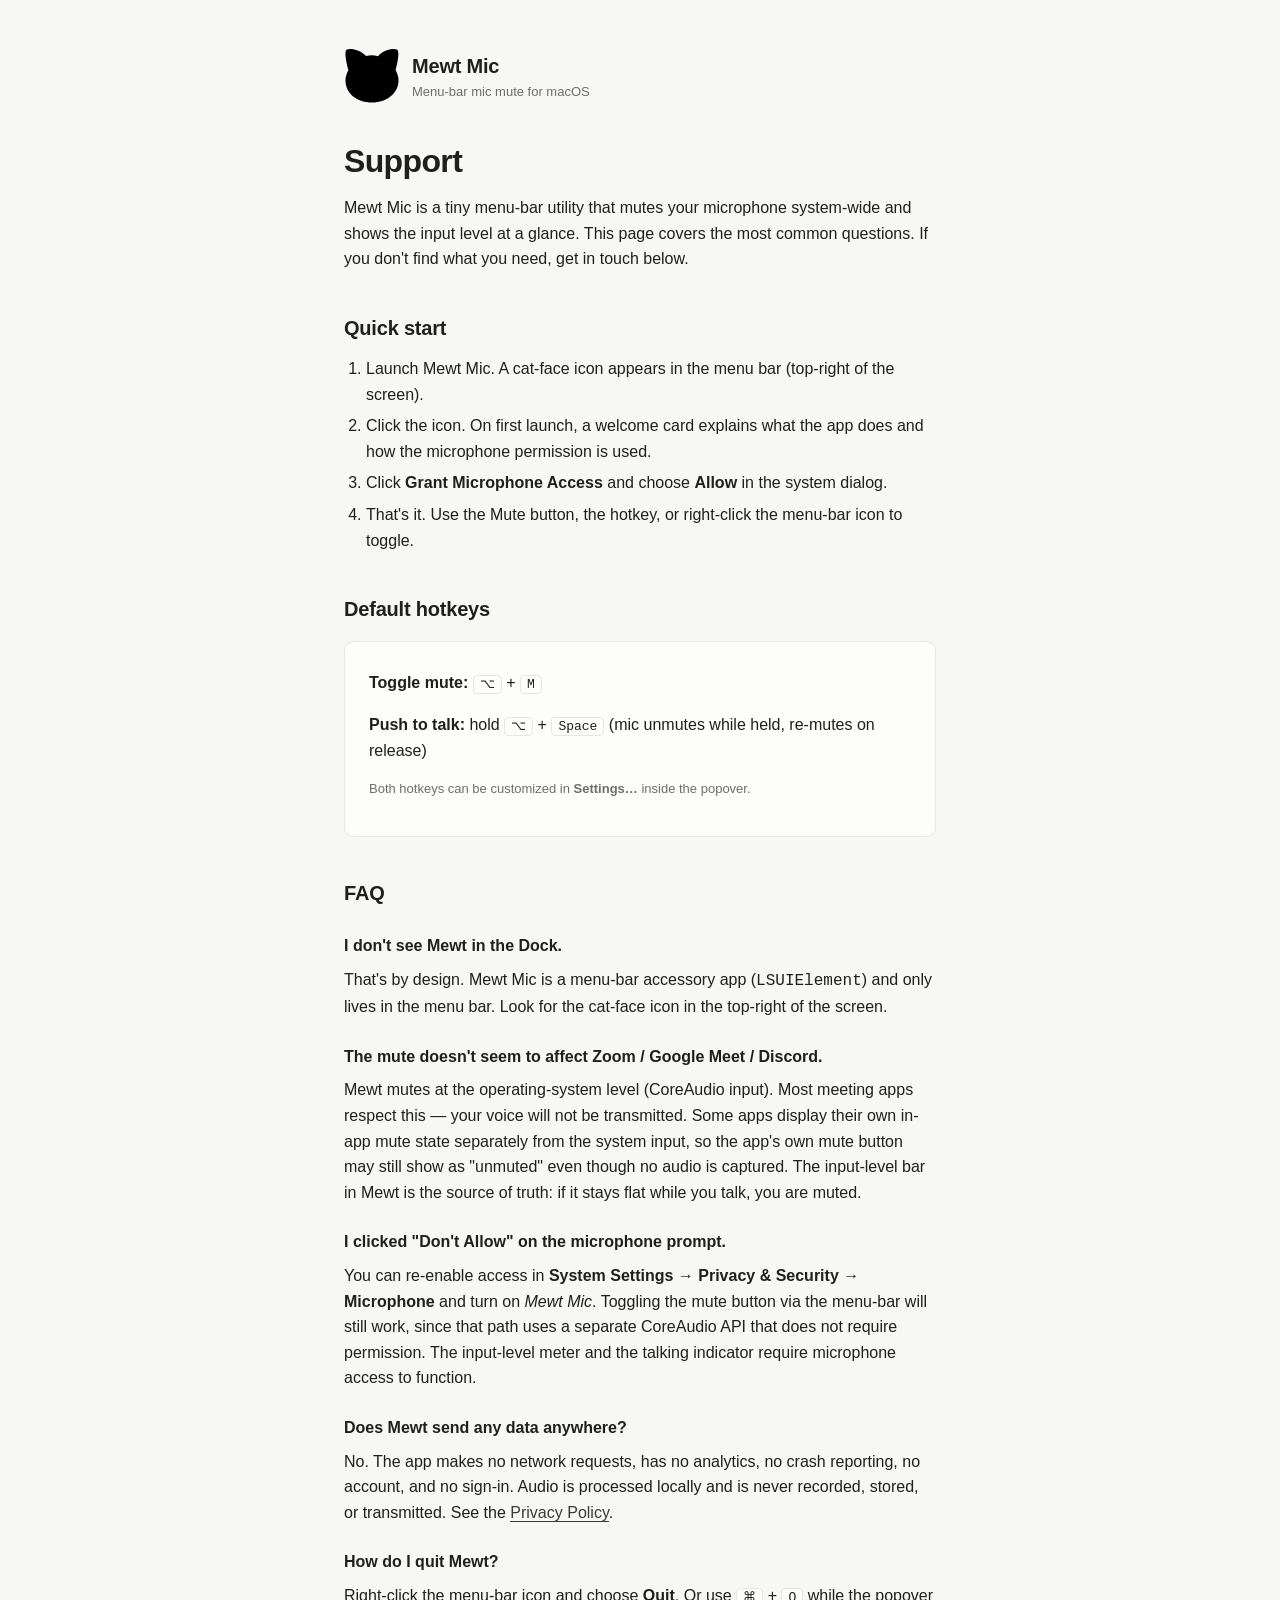
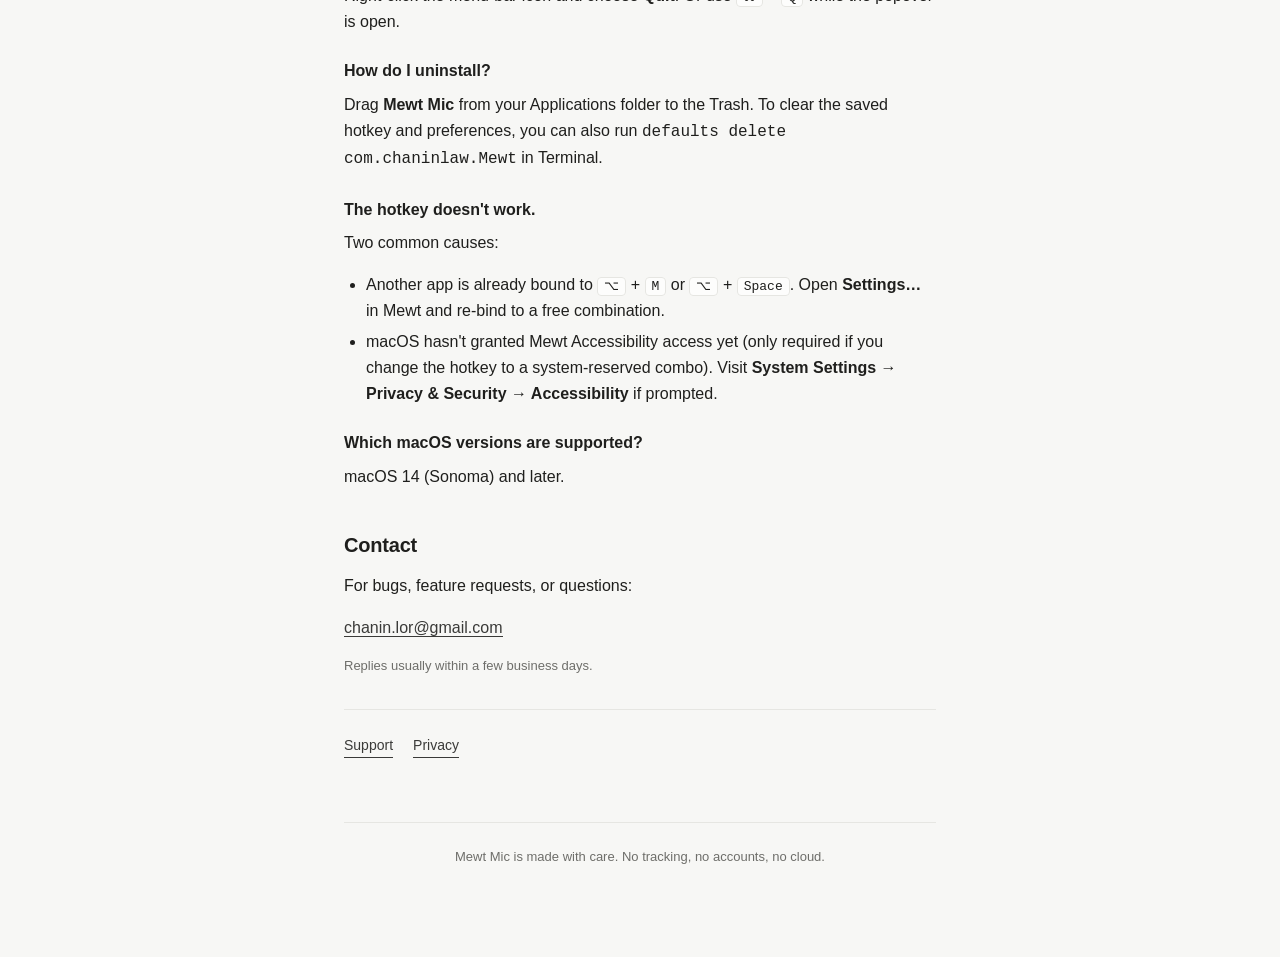
<file: site/index.html>
<!doctype html>
<html lang="en">
  <head>
    <meta charset="utf-8" />
    <meta name="viewport" content="width=device-width, initial-scale=1" />
    <title>Mewt Mic — Support</title>
    <meta
      name="description"
      content="Help, FAQ, and contact for Mewt Mic, a privacy-first menu-bar mic mute for macOS."
    />
    <link rel="icon" type="image/png" href="cat.svg" />
    <link rel="stylesheet" href="styles.css" />
  </head>
  <body>
    <main>
      <header>
        <img src="cat.svg" alt="Mewt mascot" />
        <div>
          <div class="title">Mewt Mic</div>
          <div class="subtitle">Menu-bar mic mute for macOS</div>
        </div>
      </header>

      <h1>Support</h1>
      <p>
        Mewt Mic is a tiny menu-bar utility that mutes your microphone
        system-wide and shows the input level at a glance. This page covers the
        most common questions. If you don't find what you need, get in touch
        below.
      </p>

      <h2>Quick start</h2>
      <ol>
        <li>
          Launch Mewt Mic. A cat-face icon appears in the menu bar (top-right of
          the screen).
        </li>
        <li>
          Click the icon. On first launch, a welcome card explains what the app
          does and how the microphone permission is used.
        </li>
        <li>
          Click <strong>Grant Microphone Access</strong> and choose
          <strong>Allow</strong> in the system dialog.
        </li>
        <li>
          That's it. Use the Mute button, the hotkey, or right-click the
          menu-bar icon to toggle.
        </li>
      </ol>

      <h2>Default hotkeys</h2>
      <div class="card">
        <p><strong>Toggle mute:</strong> <kbd>⌥</kbd> + <kbd>M</kbd></p>
        <p>
          <strong>Push to talk:</strong> hold <kbd>⌥</kbd> +
          <kbd>Space</kbd> (mic unmutes while held, re-mutes on release)
        </p>
        <p class="meta">
          Both hotkeys can be customized in <strong>Settings…</strong> inside
          the popover.
        </p>
      </div>

      <h2>FAQ</h2>

      <h3>I don't see Mewt in the Dock.</h3>
      <p>
        That's by design. Mewt Mic is a menu-bar accessory app
        (<code>LSUIElement</code>) and only lives in the menu bar. Look for the
        cat-face icon in the top-right of the screen.
      </p>

      <h3>The mute doesn't seem to affect Zoom / Google Meet / Discord.</h3>
      <p>
        Mewt mutes at the operating-system level (CoreAudio input). Most meeting
        apps respect this — your voice will not be transmitted. Some apps
        display their own in-app mute state separately from the system input, so
        the app's own mute button may still show as "unmuted" even though no
        audio is captured. The input-level bar in Mewt is the source of truth:
        if it stays flat while you talk, you are muted.
      </p>

      <h3>I clicked "Don't Allow" on the microphone prompt.</h3>
      <p>
        You can re-enable access in
        <strong>System Settings → Privacy &amp; Security → Microphone</strong>
        and turn on <em>Mewt Mic</em>. Toggling the mute button via the menu-bar
        will still work, since that path uses a separate CoreAudio API that does
        not require permission. The input-level meter and the talking indicator
        require microphone access to function.
      </p>

      <h3>Does Mewt send any data anywhere?</h3>
      <p>
        No. The app makes no network requests, has no analytics, no crash
        reporting, no account, and no sign-in. Audio is processed locally and is
        never recorded, stored, or transmitted. See the
        <a href="privacy.html">Privacy Policy</a>.
      </p>

      <h3>How do I quit Mewt?</h3>
      <p>
        Right-click the menu-bar icon and choose <strong>Quit</strong>. Or use
        <kbd>⌘</kbd> + <kbd>Q</kbd> while the popover is open.
      </p>

      <h3>How do I uninstall?</h3>
      <p>
        Drag <strong>Mewt Mic</strong> from your Applications folder to the
        Trash. To clear the saved hotkey and preferences, you can also run
        <code>defaults delete com.chaninlaw.Mewt</code> in Terminal.
      </p>

      <h3>The hotkey doesn't work.</h3>
      <p>Two common causes:</p>
      <ul>
        <li>
          Another app is already bound to <kbd>⌥</kbd> + <kbd>M</kbd> or
          <kbd>⌥</kbd> + <kbd>Space</kbd>. Open <strong>Settings…</strong> in
          Mewt and re-bind to a free combination.
        </li>
        <li>
          macOS hasn't granted Mewt Accessibility access yet (only required if
          you change the hotkey to a system-reserved combo). Visit
          <strong
            >System Settings → Privacy &amp; Security → Accessibility</strong
          >
          if prompted.
        </li>
      </ul>

      <h3>Which macOS versions are supported?</h3>
      <p>macOS 14 (Sonoma) and later.</p>

      <h2>Contact</h2>
      <p>For bugs, feature requests, or questions:</p>
      <p>
        <a href="mailto:chanin.lor@gmail.com">chanin.lor@gmail.com</a>
      </p>
      <p class="meta">Replies usually within a few business days.</p>

      <nav>
        <a href="index.html">Support</a>
        <a href="privacy.html">Privacy</a>
      </nav>

      <footer>
        Mewt Mic is made with care. No tracking, no accounts, no cloud.
      </footer>
    </main>
  </body>
</html>
</file>
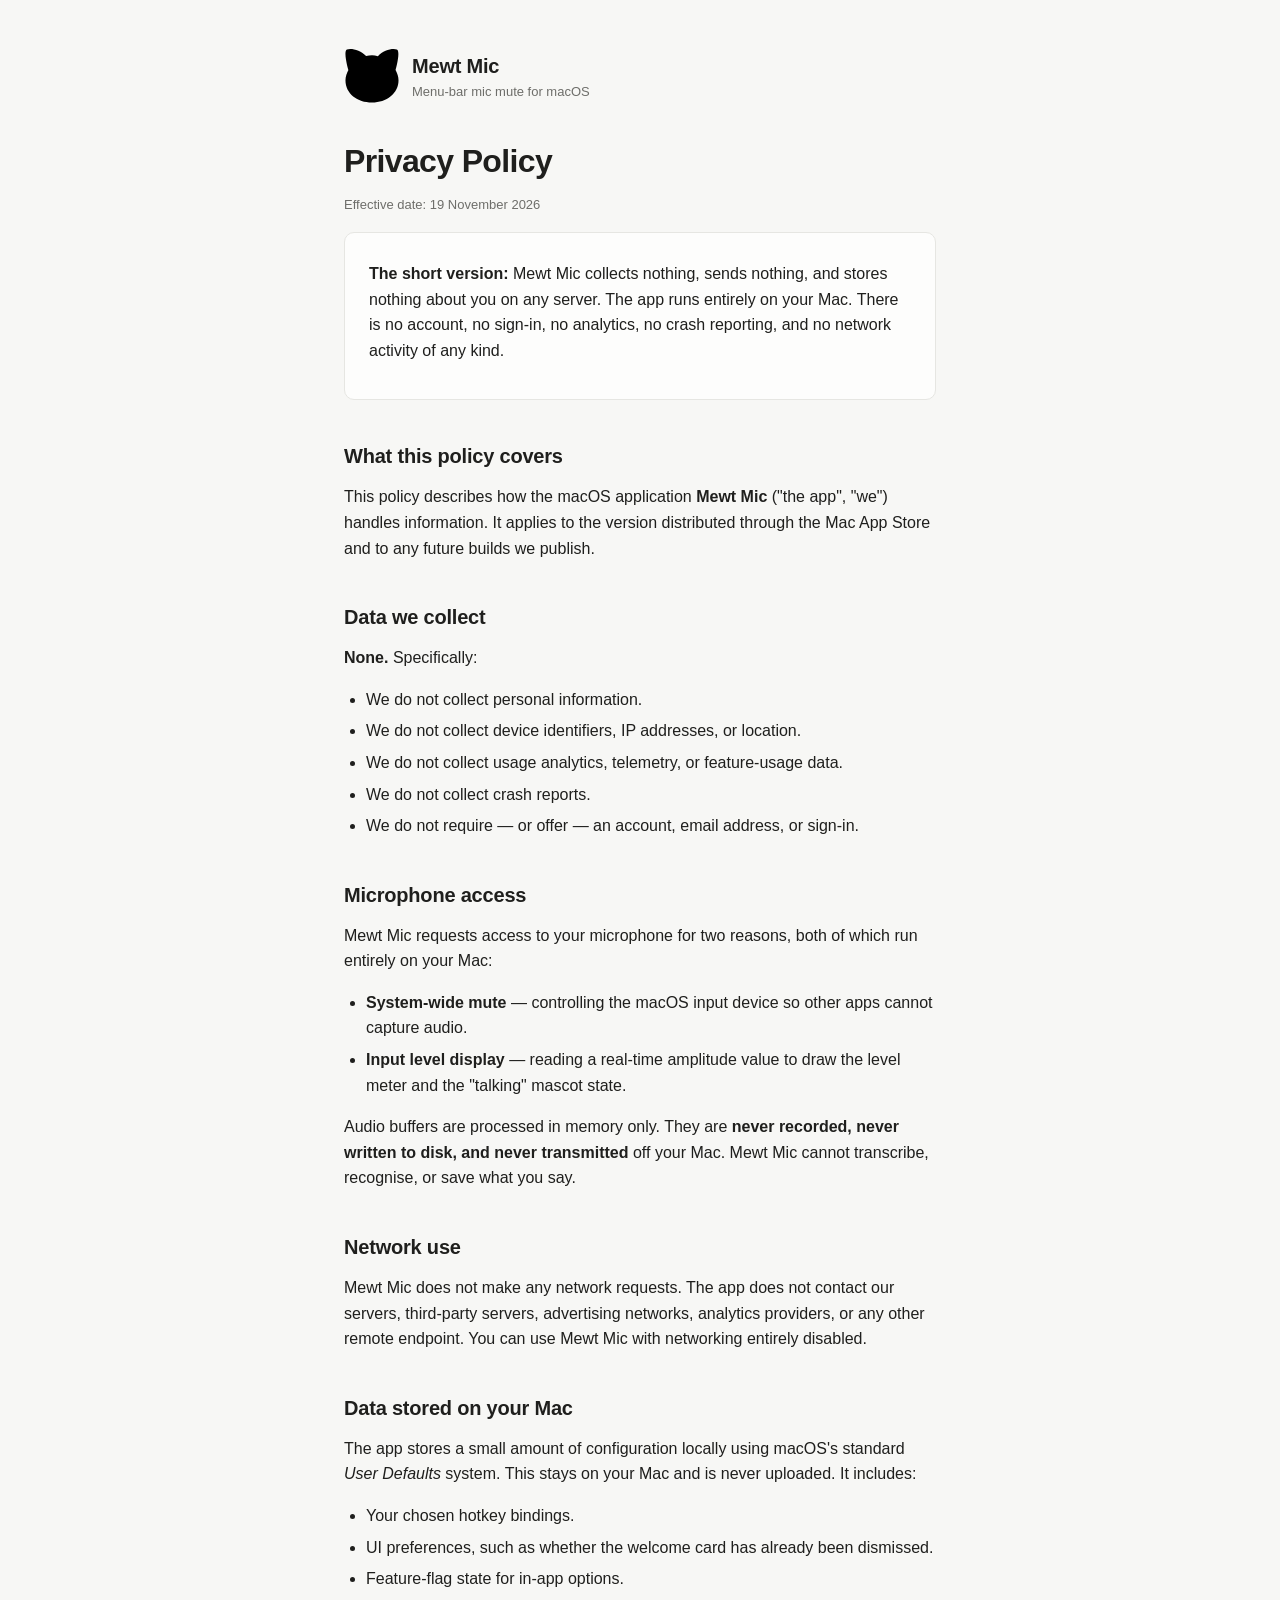
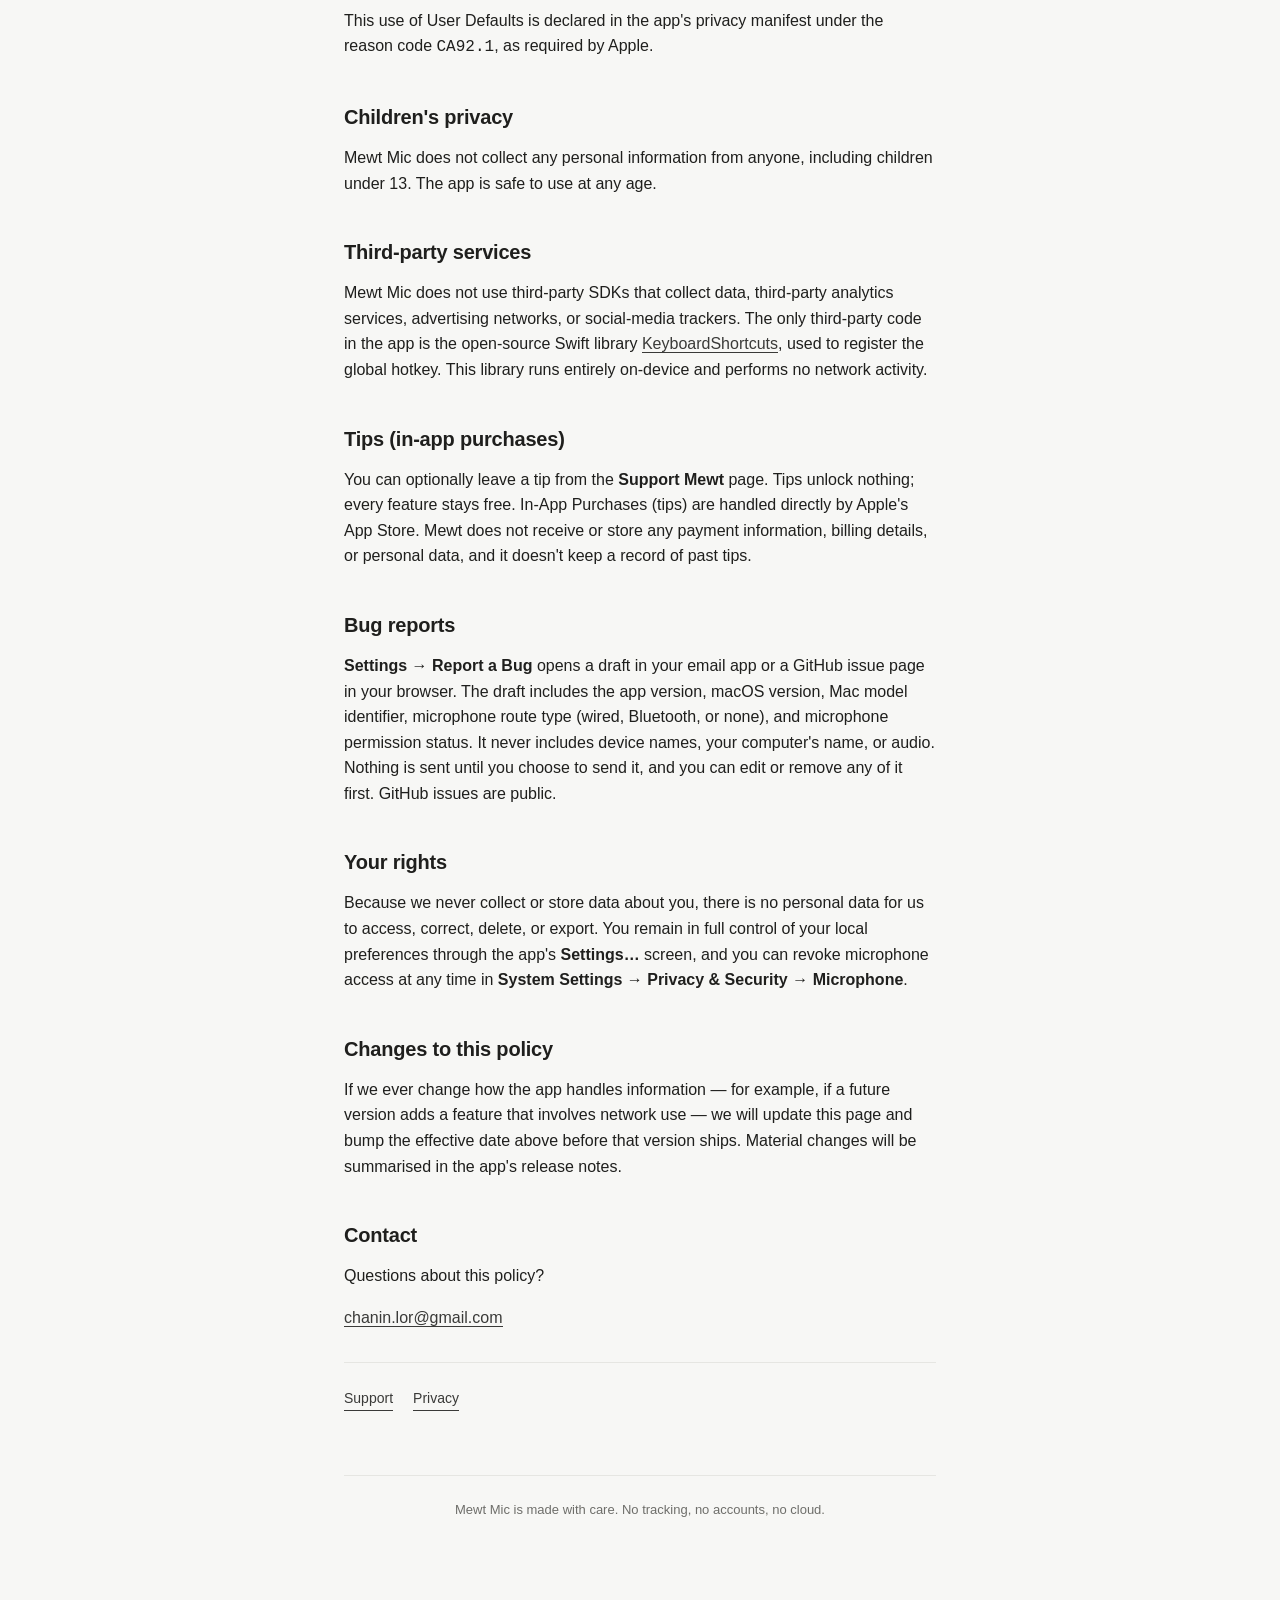
<file: site/privacy.html>
<!doctype html>
<html lang="en">
  <head>
    <meta charset="utf-8" />
    <meta name="viewport" content="width=device-width, initial-scale=1" />
    <title>Mewt Mic — Privacy Policy</title>
    <meta
      name="description"
      content="Privacy policy for Mewt Mic. No data collection, no tracking, no network requests."
    />
    <link rel="icon" type="image/png" href="cat.svg" />
    <link rel="stylesheet" href="styles.css" />
  </head>
  <body>
    <main>
      <header>
        <img src="cat.svg" alt="Mewt mascot" />
        <div>
          <div class="title">Mewt Mic</div>
          <div class="subtitle">Menu-bar mic mute for macOS</div>
        </div>
      </header>

      <h1>Privacy Policy</h1>
      <p class="meta">Effective date: 19 November 2026</p>

      <div class="card">
        <p>
          <strong>The short version:</strong> Mewt Mic collects nothing, sends
          nothing, and stores nothing about you on any server. The app runs
          entirely on your Mac. There is no account, no sign-in, no analytics,
          no crash reporting, and no network activity of any kind.
        </p>
      </div>

      <h2>What this policy covers</h2>
      <p>
        This policy describes how the macOS application
        <strong>Mewt Mic</strong> ("the app", "we") handles information. It
        applies to the version distributed through the Mac App Store and to any
        future builds we publish.
      </p>

      <h2>Data we collect</h2>
      <p><strong>None.</strong> Specifically:</p>
      <ul>
        <li>We do not collect personal information.</li>
        <li>
          We do not collect device identifiers, IP addresses, or location.
        </li>
        <li>
          We do not collect usage analytics, telemetry, or feature-usage data.
        </li>
        <li>We do not collect crash reports.</li>
        <li>
          We do not require — or offer — an account, email address, or sign-in.
        </li>
      </ul>

      <h2>Microphone access</h2>
      <p>
        Mewt Mic requests access to your microphone for two reasons, both of
        which run entirely on your Mac:
      </p>
      <ul>
        <li>
          <strong>System-wide mute</strong> — controlling the macOS input device
          so other apps cannot capture audio.
        </li>
        <li>
          <strong>Input level display</strong> — reading a real-time amplitude
          value to draw the level meter and the "talking" mascot state.
        </li>
      </ul>
      <p>
        Audio buffers are processed in memory only. They are
        <strong
          >never recorded, never written to disk, and never transmitted</strong
        >
        off your Mac. Mewt Mic cannot transcribe, recognise, or save what you
        say.
      </p>

      <h2>Network use</h2>
      <p>
        Mewt Mic does not make any network requests. The app does not contact
        our servers, third-party servers, advertising networks, analytics
        providers, or any other remote endpoint. You can use Mewt Mic with
        networking entirely disabled.
      </p>

      <h2>Data stored on your Mac</h2>
      <p>
        The app stores a small amount of configuration locally using macOS's
        standard <em>User Defaults</em> system. This stays on your Mac and is
        never uploaded. It includes:
      </p>
      <ul>
        <li>Your chosen hotkey bindings.</li>
        <li>
          UI preferences, such as whether the welcome card has already been
          dismissed.
        </li>
        <li>Feature-flag state for in-app options.</li>
      </ul>
      <p>
        This use of User Defaults is declared in the app's privacy manifest
        under the reason code <code>CA92.1</code>, as required by Apple.
      </p>

      <h2>Children's privacy</h2>
      <p>
        Mewt Mic does not collect any personal information from anyone,
        including children under 13. The app is safe to use at any age.
      </p>

      <h2>Third-party services</h2>
      <p>
        Mewt Mic does not use third-party SDKs that collect data, third-party
        analytics services, advertising networks, or social-media trackers. The
        only third-party code in the app is the open-source Swift library
        <a
          href="https://github.com/sindresorhus/KeyboardShortcuts"
          rel="noopener"
          >KeyboardShortcuts</a
        >, used to register the global hotkey. This library runs entirely
        on-device and performs no network activity.
      </p>

      <h2>Tips (in-app purchases)</h2>
      <p>
        You can optionally leave a tip from the <strong>Support Mewt</strong>
        page. Tips unlock nothing; every feature stays free. In-App Purchases
        (tips) are handled directly by Apple's App Store. Mewt does not
        receive or store any payment information, billing details, or personal
        data, and it doesn't keep a record of past tips.
      </p>

      <h2>Bug reports</h2>
      <p>
        <strong>Settings → Report a Bug</strong> opens a draft in your email
        app or a GitHub issue page in your browser. The draft includes the app
        version, macOS version, Mac model identifier, microphone route type
        (wired, Bluetooth, or none), and microphone permission status. It
        never includes device names, your computer's name, or audio. Nothing
        is sent until you choose to send it, and you can edit or remove any of
        it first. GitHub issues are public.
      </p>

      <h2>Your rights</h2>
      <p>
        Because we never collect or store data about you, there is no personal
        data for us to access, correct, delete, or export. You remain in full
        control of your local preferences through the app's
        <strong>Settings…</strong> screen, and you can revoke microphone access
        at any time in
        <strong>System Settings → Privacy &amp; Security → Microphone</strong>.
      </p>

      <h2>Changes to this policy</h2>
      <p>
        If we ever change how the app handles information — for example, if a
        future version adds a feature that involves network use — we will update
        this page and bump the effective date above before that version ships.
        Material changes will be summarised in the app's release notes.
      </p>

      <h2>Contact</h2>
      <p>Questions about this policy?</p>
      <p>
        <a href="mailto:chanin.lor@gmail.com">chanin.lor@gmail.com</a>
      </p>

      <nav>
        <a href="index.html">Support</a>
        <a href="privacy.html">Privacy</a>
      </nav>

      <footer>
        Mewt Mic is made with care. No tracking, no accounts, no cloud.
      </footer>
    </main>
  </body>
</html>
</file>
<file: site/styles.css>
:root {
  --bg: #f7f7f5;
  --surface: #fdfdfc;
  --ink: #1f1f1d;
  --ink-muted: #6e6e6a;
  --accent: #3a3a38;
  --border: #e6e6e2;
}

* {
  box-sizing: border-box;
}

html,
body {
  margin: 0;
  padding: 0;
  background: var(--bg);
  color: var(--ink);
  font-family:
    -apple-system, BlinkMacSystemFont, "SF Pro Text", "Helvetica Neue",
    sans-serif;
  font-size: 16px;
  line-height: 1.6;
  -webkit-font-smoothing: antialiased;
}

main {
  max-width: 640px;
  margin: 0 auto;
  padding: 48px 24px 96px;
}

header {
  display: flex;
  align-items: center;
  gap: 12px;
  margin-bottom: 8px;
}

header img {
  width: 56px;
  height: 56px;
  image-rendering: pixelated;
}

header .title {
  font-size: 20px;
  font-weight: 600;
  letter-spacing: -0.01em;
}

header .subtitle {
  font-size: 13px;
  color: var(--ink-muted);
}

h1 {
  font-size: 32px;
  font-weight: 700;
  letter-spacing: -0.02em;
  margin: 32px 0 8px;
}

h2 {
  font-size: 20px;
  font-weight: 600;
  margin: 40px 0 12px;
  letter-spacing: -0.01em;
}

h3 {
  font-size: 16px;
  font-weight: 600;
  margin: 24px 0 4px;
}

p,
ul,
ol {
  margin: 8px 0 16px;
}

ul,
ol {
  padding-left: 22px;
}

li {
  margin-bottom: 6px;
}

a {
  color: var(--accent);
  text-decoration: none;
  border-bottom: 1px solid currentColor;
}

a:hover {
  color: var(--ink);
}

kbd {
  background: var(--surface);
  border: 1px solid var(--border);
  border-radius: 4px;
  padding: 1px 6px;
  font-family: "SF Mono", Menlo, Monaco, monospace;
  font-size: 13px;
  color: var(--ink);
}

.card {
  background: var(--surface);
  border: 1px solid var(--border);
  border-radius: 10px;
  padding: 20px 24px;
  margin: 16px 0;
}

.meta {
  font-size: 13px;
  color: var(--ink-muted);
  margin-top: 4px;
}

nav {
  display: flex;
  gap: 20px;
  margin-top: 32px;
  padding-top: 24px;
  border-top: 1px solid var(--border);
  font-size: 14px;
}

footer {
  margin-top: 64px;
  padding-top: 24px;
  border-top: 1px solid var(--border);
  font-size: 13px;
  color: var(--ink-muted);
  text-align: center;
}
</file>
